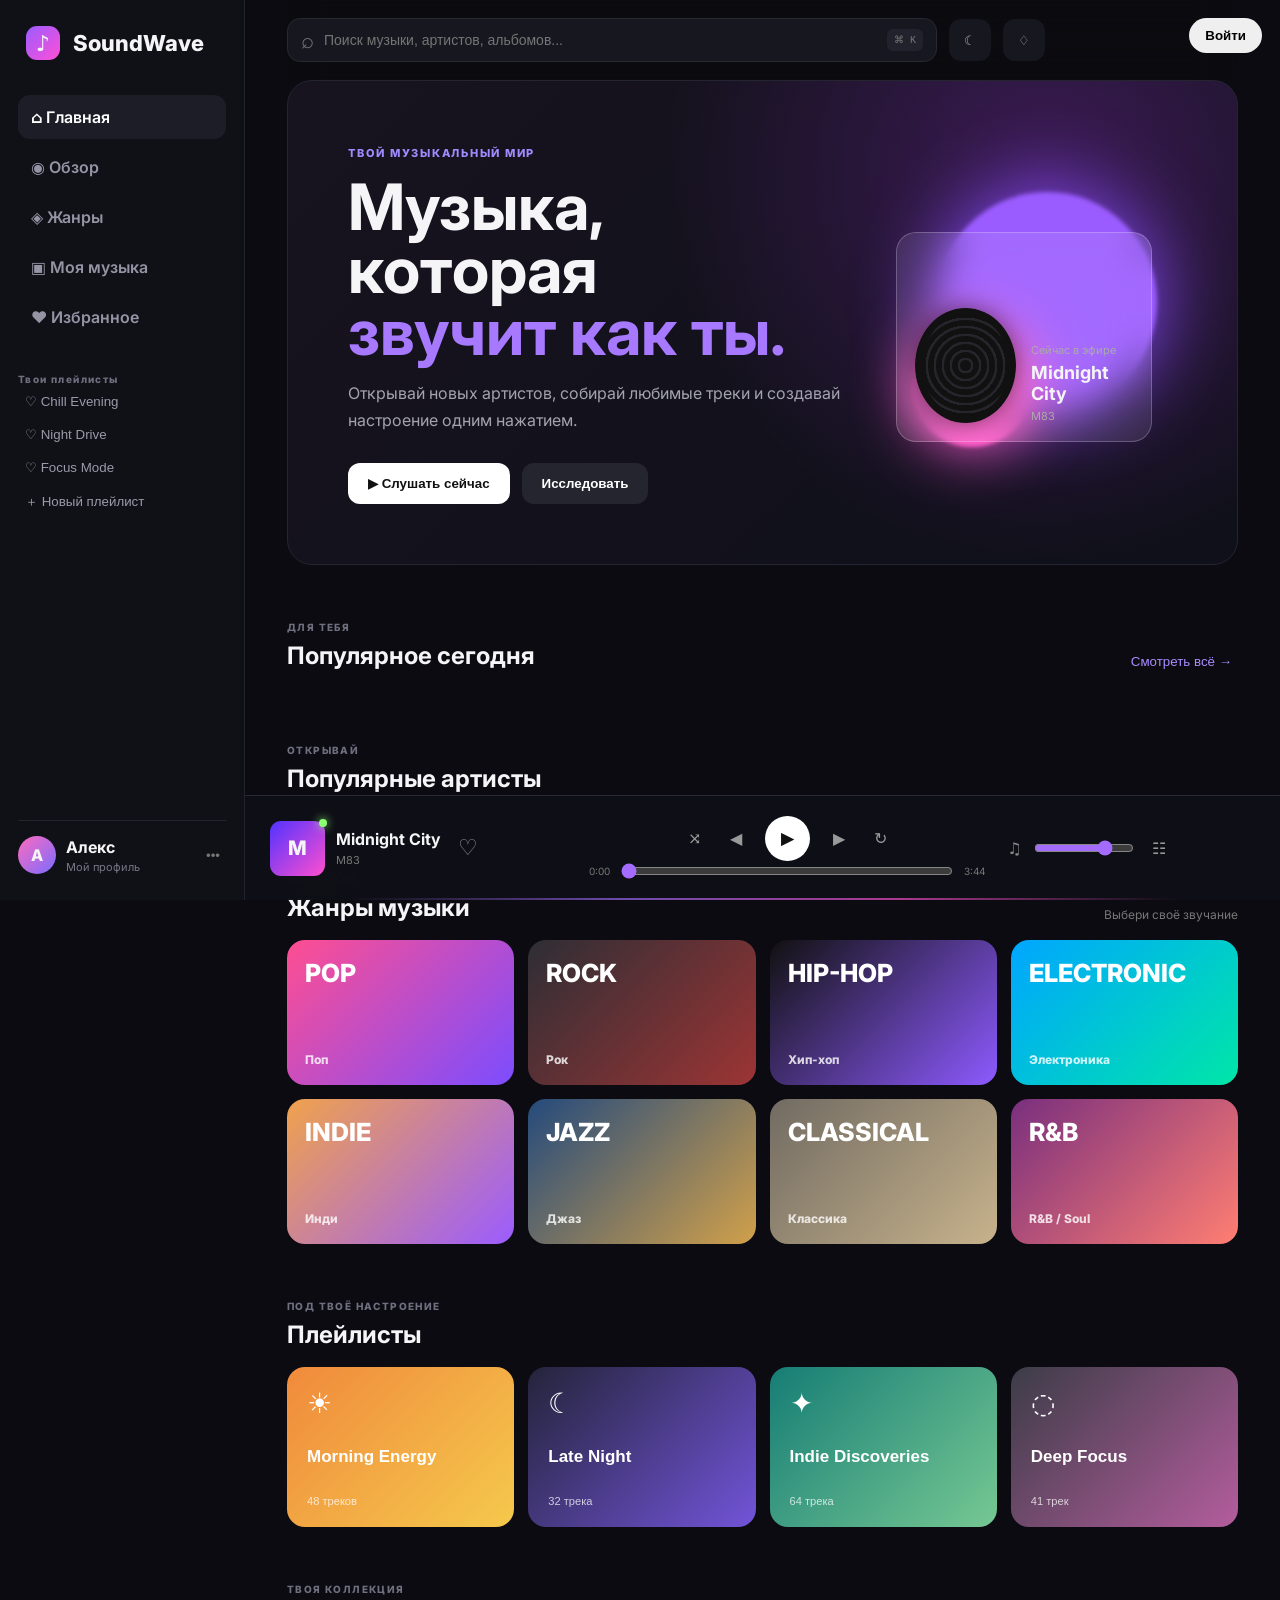
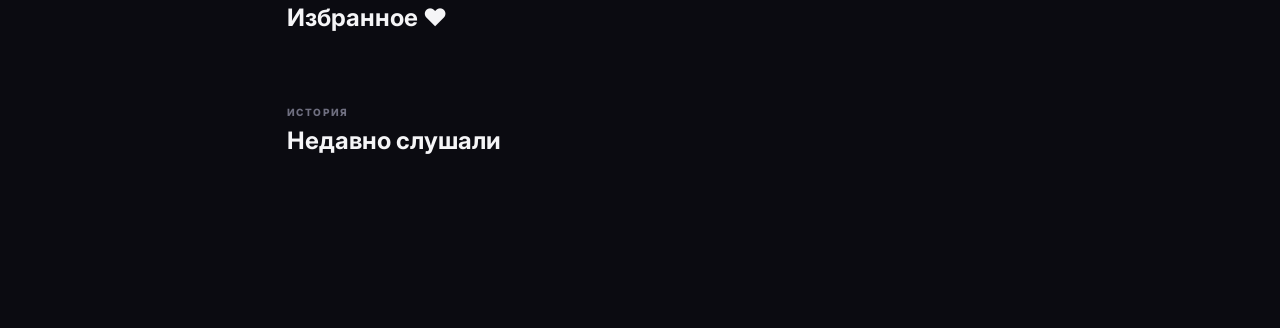
<file: index.html>
<!DOCTYPE html>
<html lang="ru">
<head>
<meta charset="UTF-8">
<meta name="viewport" content="width=device-width, initial-scale=1.0">
<meta name="description" content="SoundWave — музыкальный сервис с поиском, жанрами, избранным и плейлистами.">
<title>SoundWave — музыка для твоего настроения</title>
<link rel="preconnect" href="https://fonts.googleapis.com">
<link rel="preconnect" href="https://fonts.gstatic.com" crossorigin>
<link href="https://fonts.googleapis.com/css2?family=Inter:wght@400;500;600;700;800&display=swap" rel="stylesheet">
<link rel="stylesheet" href="style.css">
</head>
<body><button id="authBtn" class="auth-btn" onclick="window.soundwaveAuth?.openModal()">Войти</button>
<div class="app">
  <aside class="sidebar" id="sidebar">
    <div class="logo"><span class="logo-mark">♪</span> SoundWave</div>
    <nav class="nav">
      <a class="nav-link active" href="#home">⌂ <span>Главная</span></a>
      <a class="nav-link" href="#browse">◉ <span>Обзор</span></a>
      <a class="nav-link" href="#genres">◈ <span>Жанры</span></a>
      <a class="nav-link" href="#library">▣ <span>Моя музыка</span></a>
      <a class="nav-link" href="#favorites">♥ <span>Избранное</span></a>
    </nav>
    <div class="side-section">
      <div class="side-title">Твои плейлисты</div>
      <div id="playlistList">
        <button class="playlist-link" data-playlist="Chill Evening">♡ Chill Evening</button>
        <button class="playlist-link" data-playlist="Night Drive">♡ Night Drive</button>
        <button class="playlist-link" data-playlist="Focus Mode">♡ Focus Mode</button>
      </div>
      <button class="add-playlist" id="addPlaylist">＋ Новый плейлист</button>
    </div>
    <div class="sidebar-bottom">
      <div class="profile">
        <div class="avatar">А</div>
        <div><strong>Алекс</strong><small>Мой профиль</small></div>
        <button class="dots" id="profileBtn">•••</button>
      </div>
    </div>
  </aside>

  <main class="main">
    <header class="topbar">
      <button class="mobile-menu" id="mobileMenu">☰</button>
      <div class="search">
        <span>⌕</span>
        <input id="searchInput" type="search" placeholder="Поиск музыки, артистов, альбомов...">
        <kbd>⌘ K</kbd>
      </div>
      <button class="theme-btn" id="themeBtn" title="Сменить тему">☾</button>
      <button class="icon-btn" id="notifications" aria-label="Уведомления">♢</button>
    </header>

    <section id="home" class="hero">
      <div class="hero-copy">
        <span class="eyebrow">ТВОЙ МУЗЫКАЛЬНЫЙ МИР</span>
        <h1>Музыка, которая<br><span>звучит как ты.</span></h1>
        <p>Открывай новых артистов, собирай любимые треки и создавай настроение одним нажатием.</p>
        <div class="hero-actions">
          <button class="primary-btn" id="heroPlay">▶ Слушать сейчас</button>
          <button class="secondary-btn" id="exploreBtn">Исследовать</button>
        </div>
      </div>
      <div class="hero-art">
        <div class="orb orb-one"></div><div class="orb orb-two"></div>
        <div class="hero-card">
          <div class="vinyl"></div>
          <div class="hero-card-text"><small>Сейчас в эфире</small><strong id="heroTrack">Midnight City</strong><span id="heroArtist">M83</span></div>
        </div>
      </div>
    </section>

    <section id="browse" class="content-section">
      <div class="section-heading">
        <div><span class="section-kicker">ДЛЯ ТЕБЯ</span><h2>Популярное сегодня</h2></div>
        <button class="text-btn" id="showAll">Смотреть всё →</button>
      </div>
      <div class="track-grid" id="trackGrid"></div>
    </section>

    <section class="content-section">
      <div class="section-heading"><div><span class="section-kicker">ОТКРЫВАЙ</span><h2>Популярные артисты</h2></div></div>
      <div class="artist-row" id="artistRow"></div>
    </section>

    <section id="genres" class="content-section">
      <div class="section-heading"><div><span class="section-kicker">ИССЛЕДУЙ</span><h2>Жанры музыки</h2></div><span class="genre-hint">Выбери своё звучание</span></div>
      <div class="genre-grid">
        <a class="genre-card genre-pop" href="genres/pop/"><span>POP</span><small>Поп</small></a>
        <a class="genre-card genre-rock" href="genres/rock/"><span>ROCK</span><small>Рок</small></a>
        <a class="genre-card genre-hiphop" href="genres/hip-hop/"><span>HIP-HOP</span><small>Хип-хоп</small></a>
        <a class="genre-card genre-electronic" href="genres/electronic/"><span>ELECTRONIC</span><small>Электроника</small></a>
        <a class="genre-card genre-indie" href="genres/indie/"><span>INDIE</span><small>Инди</small></a>
        <a class="genre-card genre-jazz" href="genres/jazz/"><span>JAZZ</span><small>Джаз</small></a>
        <a class="genre-card genre-classical" href="genres/classical/"><span>CLASSICAL</span><small>Классика</small></a>
        <a class="genre-card genre-rnb" href="genres/rnb/"><span>R&amp;B</span><small>R&amp;B / Soul</small></a>
      </div>
    </section>

    <section id="library" class="content-section">
      <div class="section-heading"><div><span class="section-kicker">ПОД ТВОЁ НАСТРОЕНИЕ</span><h2>Плейлисты</h2></div></div>
      <div class="playlist-grid">
        <button class="playlist-card gradient-a" data-playlist="Morning Energy"><span>☀</span><strong>Morning Energy</strong><small>48 треков</small></button>
        <button class="playlist-card gradient-b" data-playlist="Late Night"><span>☾</span><strong>Late Night</strong><small>32 трека</small></button>
        <button class="playlist-card gradient-c" data-playlist="Indie Discoveries"><span>✦</span><strong>Indie Discoveries</strong><small>64 трека</small></button>
        <button class="playlist-card gradient-d" data-playlist="Deep Focus"><span>◌</span><strong>Deep Focus</strong><small>41 трек</small></button>
      </div>
    </section>

    <section id="favorites" class="content-section">
      <div class="section-heading"><div><span class="section-kicker">ТВОЯ КОЛЛЕКЦИЯ</span><h2>Избранное ❤️</h2></div></div>
      <div class="track-grid" id="favoriteGrid"></div>
    </section>

    <section class="content-section">
      <div class="section-heading"><div><span class="section-kicker">ИСТОРИЯ</span><h2>Недавно слушали</h2></div></div>
      <div class="history-list" id="historyList"></div>
    </section>
  </main>

  <footer class="player">
    <div class="player-glow"></div>
    <div class="now-playing">
      <div class="mini-cover-wrap"><div class="mini-cover cover-a" id="miniCover">M</div><span class="playing-dot"></span></div>
      <div class="player-track-text"><strong id="playerTitle">Midnight City</strong><span id="playerArtist">M83</span></div>
      <button class="heart" id="heartBtn" title="В избранное">♡</button>
    </div>
    <div class="player-center">
      <div class="controls">
        <button id="shuffleBtn" title="Перемешать">⤨</button>
        <button id="prevBtn" title="Назад">◀</button>
        <button class="play-btn" id="playBtn" title="Воспроизвести">▶</button>
        <button id="nextBtn" title="Вперёд">▶</button>
        <button id="repeatBtn" title="Повтор">↻</button>
      </div>
      <div class="progress-wrap"><span id="currentTime">0:00</span><input id="progress" type="range" min="0" max="100" value="0"><span id="duration">3:44</span></div>
    </div>
    <div class="player-right">
      <span>♫</span><input id="volume" type="range" min="0" max="100" value="75">
      <button class="queue-btn" id="queueBtn" title="Очередь">☷</button>
    </div>
  </footer>

  <nav class="mobile-nav">
    <a href="#home">⌂<small>Главная</small></a>
    <a href="#browse">⌕<small>Поиск</small></a>
    <a href="#genres">◈<small>Жанры</small></a>
    <a href="#favorites">♥<small>Библиотека</small></a>
  </nav>
</div>

<div class="queue-panel" id="queuePanel">
  <div class="panel-head"><h3>Очередь</h3><button id="closeQueue">×</button></div>
  <div id="queueList"></div>
</div>
<div class="toast" id="toast"></div>
<script src="script.js"></script>
<audio id="audioPlayer" preload="metadata"></audio>
<script type="module">
import { initializeApp } from "https://www.gstatic.com/firebasejs/12.3.0/firebase-app.js";
import {
  getAuth, GoogleAuthProvider, signInWithPopup, onAuthStateChanged, signOut,
  createUserWithEmailAndPassword, signInWithEmailAndPassword,
  sendPasswordResetEmail, updateProfile
} from "https://www.gstatic.com/firebasejs/12.3.0/firebase-auth.js";

const firebaseConfig = {
  apiKey: "AIzaSyAjQ_Z6o2Hk9O4SJHWAArhuB7F4_Z3t5jc",
  authDomain: "soundwave-62949.firebaseapp.com",
  projectId: "soundwave-62949",
  storageBucket: "soundwave-62949.firebasestorage.app",
  messagingSenderId: "729653602408",
  appId: "1:729653602408:web:67d8fc160b957b6fb433dd"
};
const app = initializeApp(firebaseConfig);
const auth = getAuth(app);
const provider = new GoogleAuthProvider();

const modal = () => document.getElementById('authModal');
const errorText = () => document.getElementById('authError');
const modeTitle = () => document.getElementById('authModeTitle');
const nameWrap = () => document.getElementById('authNameWrap');
const submitBtn = () => document.getElementById('authSubmit');

function setError(message='') { if(errorText()) errorText().textContent = message; }
function setMode(mode) {
  const register = mode === 'register';
  document.getElementById('authMode').value = mode;
  modeTitle().textContent = register ? 'Регистрация в SoundWave' : 'Вход в SoundWave';
  nameWrap().classList.toggle('hidden-field', !register);
  submitBtn().textContent = register ? 'Создать аккаунт' : 'Войти';
  document.getElementById('authSwitch').innerHTML = register
    ? 'Уже есть аккаунт? <button type="button" onclick="window.soundwaveAuth.setMode('login')">Войти</button>'
    : 'Нет аккаунта? <button type="button" onclick="window.soundwaveAuth.setMode('register')">Зарегистрироваться</button>';
  setError('');
}

async function submitEmail() {
  const mode = document.getElementById('authMode').value;
  const name = document.getElementById('authName').value.trim();
  const email = document.getElementById('authEmail').value.trim();
  const password = document.getElementById('authPassword').value;
  if (!email || !password || (mode === 'register' && !name)) {
    setError('Заполни все обязательные поля.'); return;
  }
  setError('');
  submitBtn().disabled = true;
  try {
    if (mode === 'register') {
      const cred = await createUserWithEmailAndPassword(auth, email, password);
      if (name) await updateProfile(cred.user, { displayName: name });
    } else {
      await signInWithEmailAndPassword(auth, email, password);
    }
    modal().classList.add('hidden');
  } catch (e) {
    const messages = {
      'auth/email-already-in-use': 'Этот email уже зарегистрирован.',
      'auth/invalid-email': 'Проверь email.',
      'auth/weak-password': 'Пароль слишком слабый. Используй минимум 6 символов.',
      'auth/invalid-credential': 'Неверный email или пароль.',
      'auth/user-not-found': 'Пользователь не найден.',
      'auth/wrong-password': 'Неверный пароль.'
    };
    setError(messages[e.code] || 'Ошибка: ' + e.message);
  } finally { submitBtn().disabled = false; }
}

window.soundwaveAuth = {
  openModal: () => { modal().classList.remove('hidden'); setMode(auth.currentUser ? 'login' : 'login'); },
  closeModal: () => modal().classList.add('hidden'),
  setMode,
  submitEmail,
  google: async () => {
    try { await signInWithPopup(auth, provider); modal().classList.add('hidden'); }
    catch(e) { setError('Ошибка входа Google: ' + e.message); }
  },
  resetPassword: async () => {
    const email = document.getElementById('authEmail').value.trim();
    if (!email) { setError('Сначала введи email.'); return; }
    try {
      await sendPasswordResetEmail(auth, email);
      setError('Письмо для восстановления отправлено на email.');
    } catch(e) { setError('Не удалось отправить письмо: ' + e.message); }
  },
  logout: () => signOut(auth)
};

onAuthStateChanged(auth, user => {
  const b=document.getElementById('authBtn');
  if(!b) return;
  if (user) {
    b.textContent = '👤 ' + (user.displayName || user.email?.split('@')[0] || 'Аккаунт');
    b.onclick = () => window.soundwaveAuth.logout();
    b.title = 'Нажми, чтобы выйти';
  } else {
    b.textContent = 'Войти';
    b.onclick = () => window.soundwaveAuth.openModal();
    b.title = 'Войти или зарегистрироваться';
  }
  window.soundwaveUser=user;
});
</script><div id="authModal" class="auth-modal hidden">
<div class="auth-card">
<button class="auth-close" onclick="window.soundwaveAuth.closeModal()">×</button>
<h2 id="authModeTitle">Вход в SoundWave</h2>
<p class="auth-subtitle">Войди или создай новый аккаунт.</p>
<input type="hidden" id="authMode" value="login">
<div id="authNameWrap" class="hidden-field"><input id="authName" type="text" placeholder="Имя" autocomplete="name"></div>
<input id="authEmail" type="email" placeholder="Email" autocomplete="email">
<input id="authPassword" type="password" placeholder="Пароль (минимум 6 символов)" autocomplete="current-password">
<button id="authSubmit" onclick="window.soundwaveAuth.submitEmail()">Войти</button>
<button class="google-btn" onclick="window.soundwaveAuth.google()">Продолжить с Google</button>
<button class="link-btn" onclick="window.soundwaveAuth.resetPassword()">Забыли пароль?</button>
<div id="authError" class="auth-error"></div>
<div id="authSwitch" class="auth-switch">Нет аккаунта? <button type="button" onclick="window.soundwaveAuth.setMode('register')">Зарегистрироваться</button></div>
<div class="auth-divider"><span>или</span></div>
<button class="telegram-btn" onclick="alert('Telegram подключим следующим шагом после настройки Telegram-бота.')">Продолжить с Telegram</button>
</div></div></body>
</html>
</file>
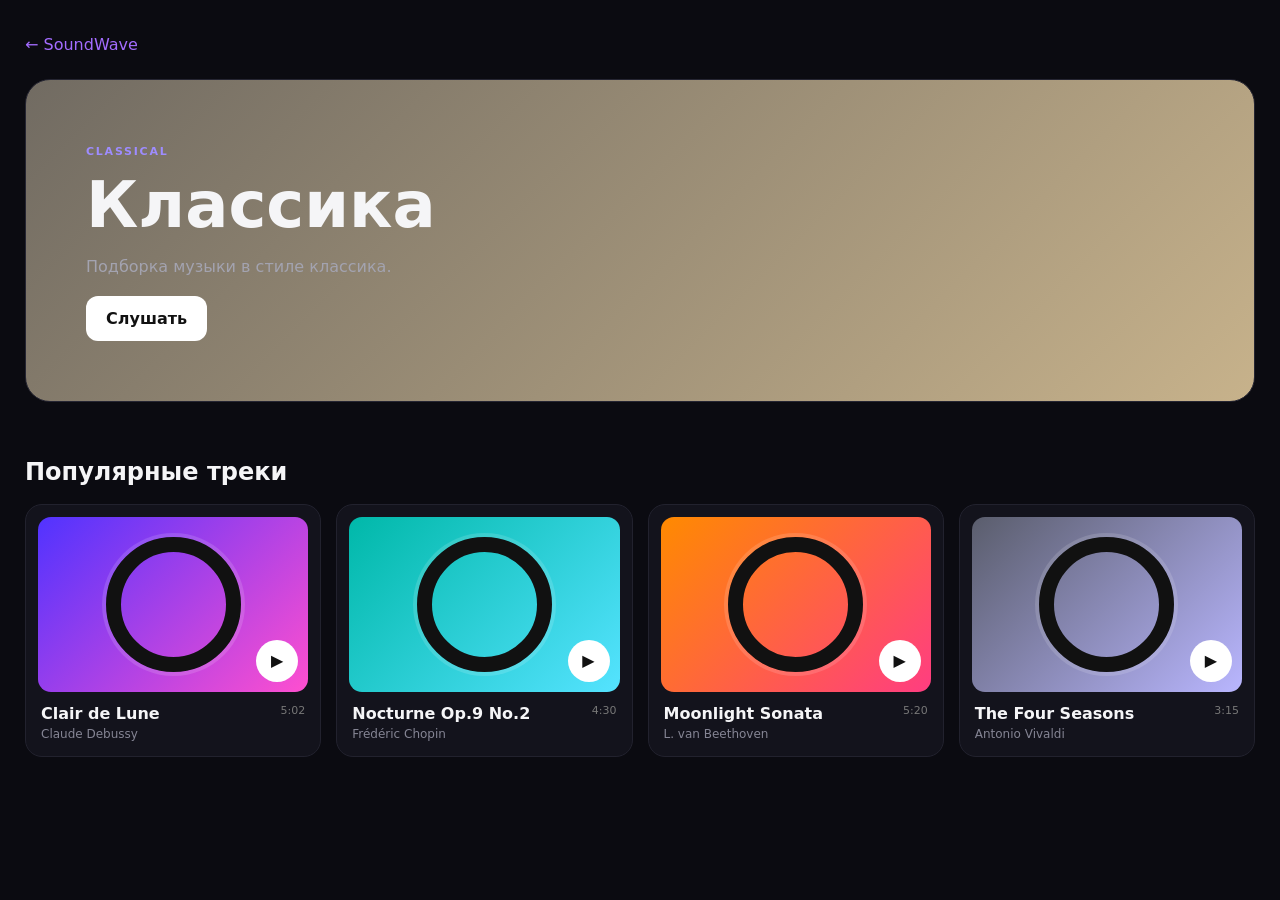
<file: classical/index.html>
<!DOCTYPE html><html lang="ru"><head><meta charset="UTF-8"><meta name="viewport" content="width=device-width,initial-scale=1.0"><title>SoundWave — Классика</title><link rel="stylesheet" href="../../style.css"></head><body><main class="main" style="margin-left:0;padding:35px 25px 100px"><a href="../../" style="color:#a36cff;text-decoration:none">← SoundWave</a><section class="hero" style="margin-top:25px;min-height:260px;background:linear-gradient(135deg,#716b62,#c7b28b)"><div class="hero-copy"><span class="eyebrow">CLASSICAL</span><h1>Классика</h1><p>Подборка музыки в стиле классика.</p><a class="primary-btn" href="../../" style="display:inline-block;text-decoration:none">Слушать</a></div></section><section class="content-section"><div class="section-heading"><h2>Популярные треки</h2></div><div class="track-grid"><article class="track-card"><div class="cover cover-a"><a class="card-play" href="../../" style="text-decoration:none;display:grid;place-items:center">▶</a></div><div class="track-info"><div class="track-copy"><strong>Clair de Lune</strong><span>Claude Debussy</span></div><span style="color:#777;font-size:11px">5:02</span></div></article><article class="track-card"><div class="cover cover-b"><a class="card-play" href="../../" style="text-decoration:none;display:grid;place-items:center">▶</a></div><div class="track-info"><div class="track-copy"><strong>Nocturne Op.9 No.2</strong><span>Frédéric Chopin</span></div><span style="color:#777;font-size:11px">4:30</span></div></article><article class="track-card"><div class="cover cover-c"><a class="card-play" href="../../" style="text-decoration:none;display:grid;place-items:center">▶</a></div><div class="track-info"><div class="track-copy"><strong>Moonlight Sonata</strong><span>L. van Beethoven</span></div><span style="color:#777;font-size:11px">5:20</span></div></article><article class="track-card"><div class="cover cover-d"><a class="card-play" href="../../" style="text-decoration:none;display:grid;place-items:center">▶</a></div><div class="track-info"><div class="track-copy"><strong>The Four Seasons</strong><span>Antonio Vivaldi</span></div><span style="color:#777;font-size:11px">3:15</span></div></article></div></section></main></body></html>
</file>
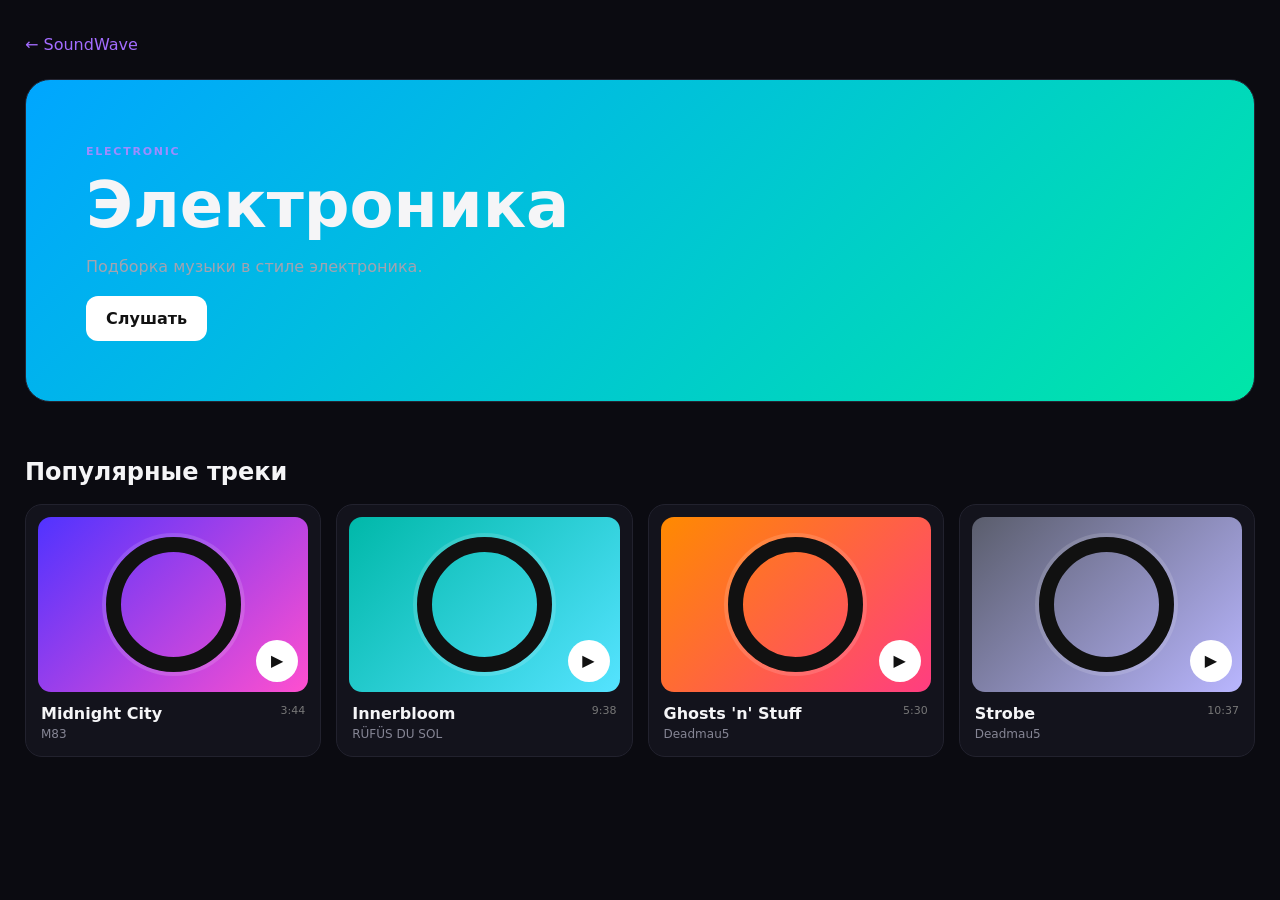
<file: electronic/index.html>
<!DOCTYPE html><html lang="ru"><head><meta charset="UTF-8"><meta name="viewport" content="width=device-width,initial-scale=1.0"><title>SoundWave — Электроника</title><link rel="stylesheet" href="../../style.css"></head><body><main class="main" style="margin-left:0;padding:35px 25px 100px"><a href="../../" style="color:#a36cff;text-decoration:none">← SoundWave</a><section class="hero" style="margin-top:25px;min-height:260px;background:linear-gradient(135deg,#00a6ff,#00e6a8)"><div class="hero-copy"><span class="eyebrow">ELECTRONIC</span><h1>Электроника</h1><p>Подборка музыки в стиле электроника.</p><a class="primary-btn" href="../../" style="display:inline-block;text-decoration:none">Слушать</a></div></section><section class="content-section"><div class="section-heading"><h2>Популярные треки</h2></div><div class="track-grid"><article class="track-card"><div class="cover cover-a"><a class="card-play" href="../../" style="text-decoration:none;display:grid;place-items:center">▶</a></div><div class="track-info"><div class="track-copy"><strong>Midnight City</strong><span>M83</span></div><span style="color:#777;font-size:11px">3:44</span></div></article><article class="track-card"><div class="cover cover-b"><a class="card-play" href="../../" style="text-decoration:none;display:grid;place-items:center">▶</a></div><div class="track-info"><div class="track-copy"><strong>Innerbloom</strong><span>RÜFÜS DU SOL</span></div><span style="color:#777;font-size:11px">9:38</span></div></article><article class="track-card"><div class="cover cover-c"><a class="card-play" href="../../" style="text-decoration:none;display:grid;place-items:center">▶</a></div><div class="track-info"><div class="track-copy"><strong>Ghosts 'n' Stuff</strong><span>Deadmau5</span></div><span style="color:#777;font-size:11px">5:30</span></div></article><article class="track-card"><div class="cover cover-d"><a class="card-play" href="../../" style="text-decoration:none;display:grid;place-items:center">▶</a></div><div class="track-info"><div class="track-copy"><strong>Strobe</strong><span>Deadmau5</span></div><span style="color:#777;font-size:11px">10:37</span></div></article></div></section></main></body></html>
</file>
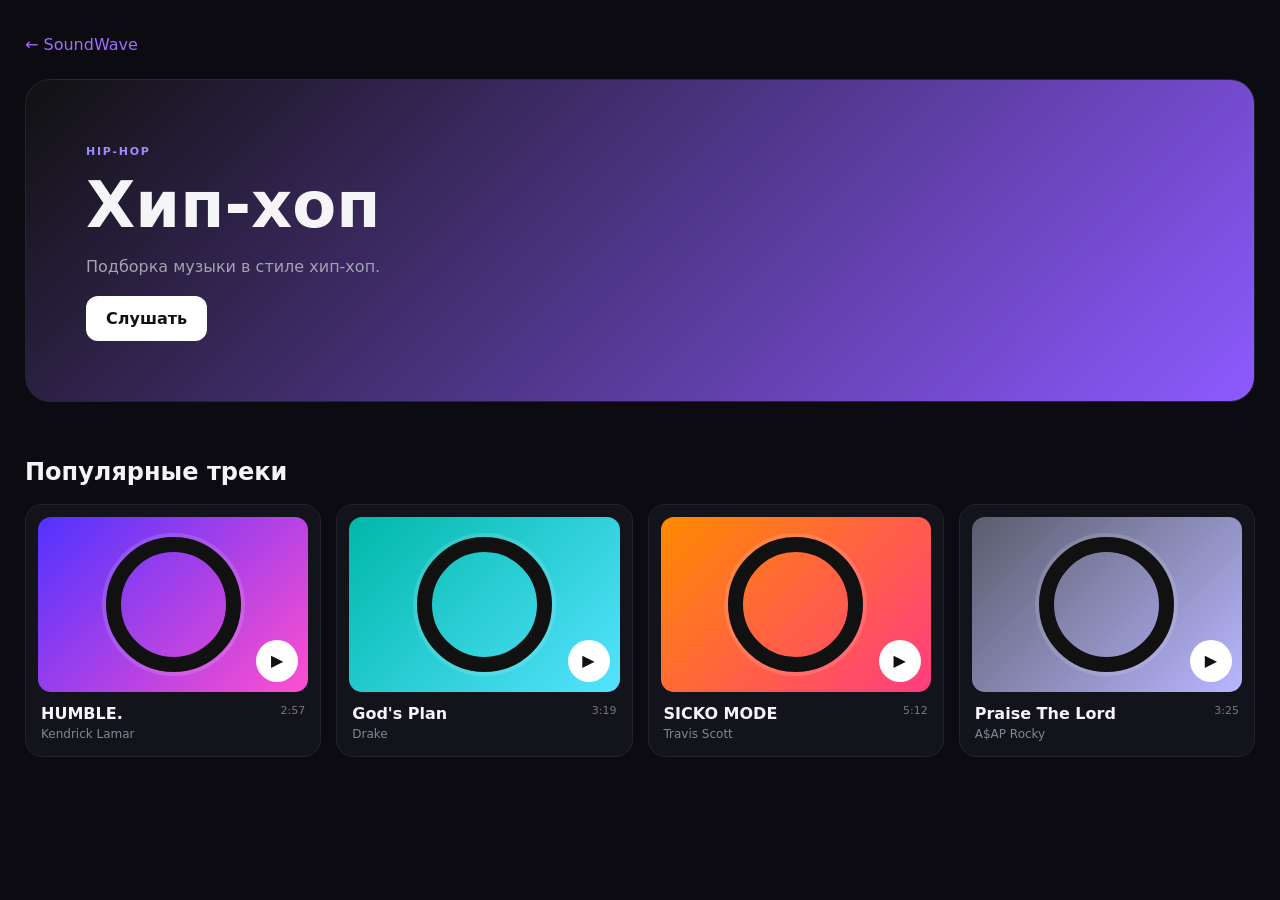
<file: hip-hop/index.html>
<!DOCTYPE html><html lang="ru"><head><meta charset="UTF-8"><meta name="viewport" content="width=device-width,initial-scale=1.0"><title>SoundWave — Хип-хоп</title><link rel="stylesheet" href="../../style.css"></head><body><main class="main" style="margin-left:0;padding:35px 25px 100px"><a href="../../" style="color:#a36cff;text-decoration:none">← SoundWave</a><section class="hero" style="margin-top:25px;min-height:260px;background:linear-gradient(135deg,#111,#8d5aff)"><div class="hero-copy"><span class="eyebrow">HIP-HOP</span><h1>Хип-хоп</h1><p>Подборка музыки в стиле хип-хоп.</p><a class="primary-btn" href="../../" style="display:inline-block;text-decoration:none">Слушать</a></div></section><section class="content-section"><div class="section-heading"><h2>Популярные треки</h2></div><div class="track-grid"><article class="track-card"><div class="cover cover-a"><a class="card-play" href="../../" style="text-decoration:none;display:grid;place-items:center">▶</a></div><div class="track-info"><div class="track-copy"><strong>HUMBLE.</strong><span>Kendrick Lamar</span></div><span style="color:#777;font-size:11px">2:57</span></div></article><article class="track-card"><div class="cover cover-b"><a class="card-play" href="../../" style="text-decoration:none;display:grid;place-items:center">▶</a></div><div class="track-info"><div class="track-copy"><strong>God's Plan</strong><span>Drake</span></div><span style="color:#777;font-size:11px">3:19</span></div></article><article class="track-card"><div class="cover cover-c"><a class="card-play" href="../../" style="text-decoration:none;display:grid;place-items:center">▶</a></div><div class="track-info"><div class="track-copy"><strong>SICKO MODE</strong><span>Travis Scott</span></div><span style="color:#777;font-size:11px">5:12</span></div></article><article class="track-card"><div class="cover cover-d"><a class="card-play" href="../../" style="text-decoration:none;display:grid;place-items:center">▶</a></div><div class="track-info"><div class="track-copy"><strong>Praise The Lord</strong><span>A$AP Rocky</span></div><span style="color:#777;font-size:11px">3:25</span></div></article></div></section></main></body></html>
</file>
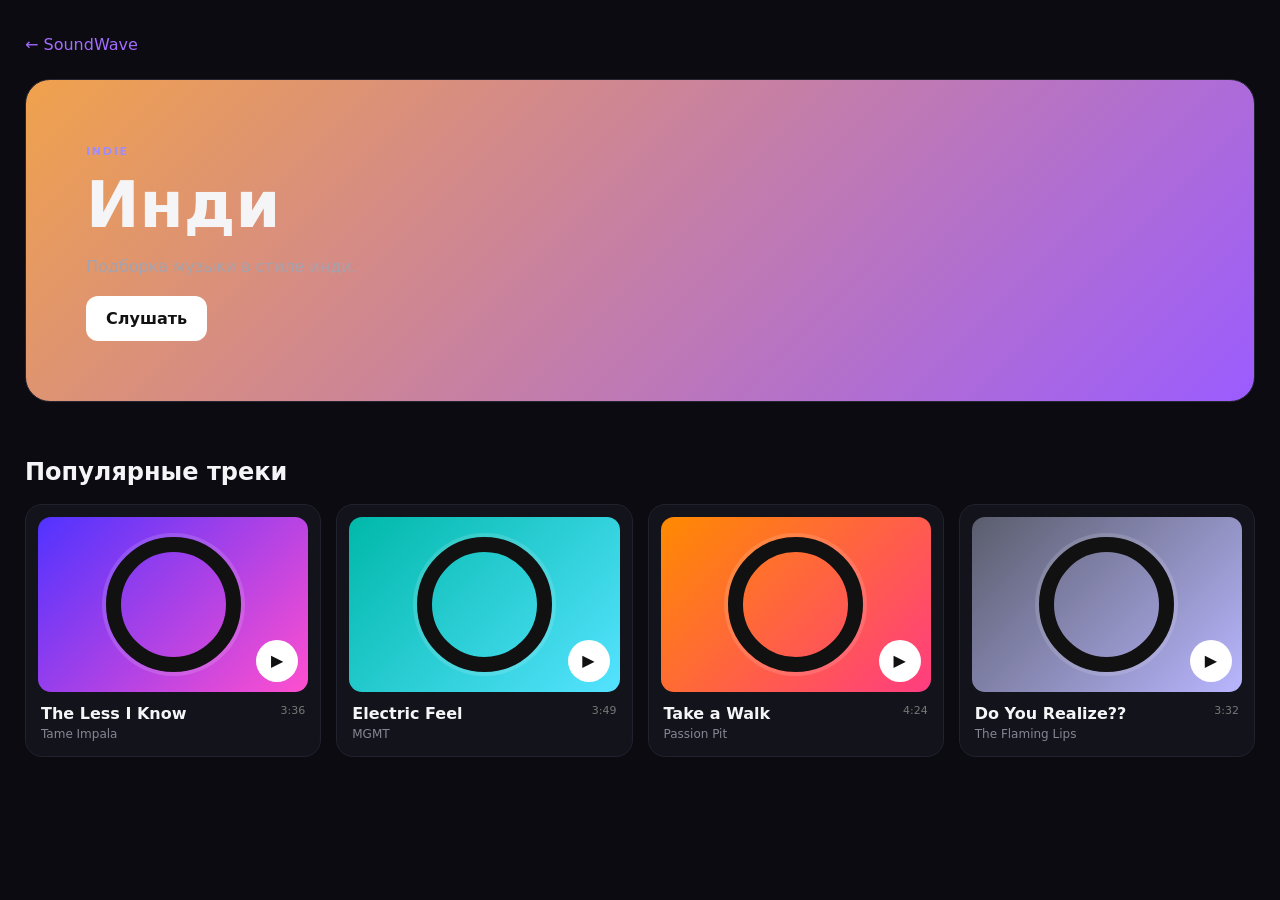
<file: indie/index.html>
<!DOCTYPE html><html lang="ru"><head><meta charset="UTF-8"><meta name="viewport" content="width=device-width,initial-scale=1.0"><title>SoundWave — Инди</title><link rel="stylesheet" href="../../style.css"></head><body><main class="main" style="margin-left:0;padding:35px 25px 100px"><a href="../../" style="color:#a36cff;text-decoration:none">← SoundWave</a><section class="hero" style="margin-top:25px;min-height:260px;background:linear-gradient(135deg,#f0a24c,#9b5cff)"><div class="hero-copy"><span class="eyebrow">INDIE</span><h1>Инди</h1><p>Подборка музыки в стиле инди.</p><a class="primary-btn" href="../../" style="display:inline-block;text-decoration:none">Слушать</a></div></section><section class="content-section"><div class="section-heading"><h2>Популярные треки</h2></div><div class="track-grid"><article class="track-card"><div class="cover cover-a"><a class="card-play" href="../../" style="text-decoration:none;display:grid;place-items:center">▶</a></div><div class="track-info"><div class="track-copy"><strong>The Less I Know</strong><span>Tame Impala</span></div><span style="color:#777;font-size:11px">3:36</span></div></article><article class="track-card"><div class="cover cover-b"><a class="card-play" href="../../" style="text-decoration:none;display:grid;place-items:center">▶</a></div><div class="track-info"><div class="track-copy"><strong>Electric Feel</strong><span>MGMT</span></div><span style="color:#777;font-size:11px">3:49</span></div></article><article class="track-card"><div class="cover cover-c"><a class="card-play" href="../../" style="text-decoration:none;display:grid;place-items:center">▶</a></div><div class="track-info"><div class="track-copy"><strong>Take a Walk</strong><span>Passion Pit</span></div><span style="color:#777;font-size:11px">4:24</span></div></article><article class="track-card"><div class="cover cover-d"><a class="card-play" href="../../" style="text-decoration:none;display:grid;place-items:center">▶</a></div><div class="track-info"><div class="track-copy"><strong>Do You Realize??</strong><span>The Flaming Lips</span></div><span style="color:#777;font-size:11px">3:32</span></div></article></div></section></main></body></html>
</file>
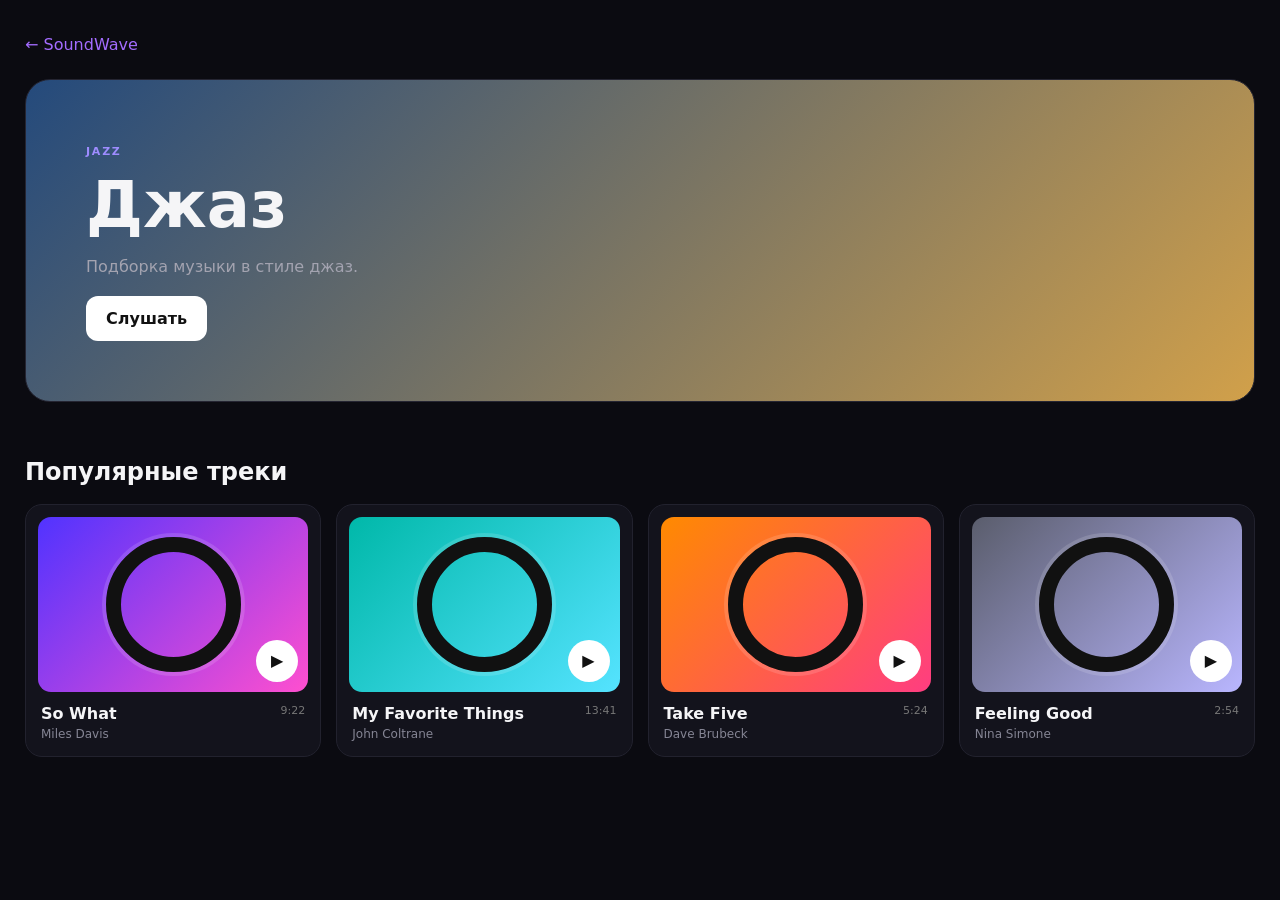
<file: jazz/index.html>
<!DOCTYPE html><html lang="ru"><head><meta charset="UTF-8"><meta name="viewport" content="width=device-width,initial-scale=1.0"><title>SoundWave — Джаз</title><link rel="stylesheet" href="../../style.css"></head><body><main class="main" style="margin-left:0;padding:35px 25px 100px"><a href="../../" style="color:#a36cff;text-decoration:none">← SoundWave</a><section class="hero" style="margin-top:25px;min-height:260px;background:linear-gradient(135deg,#244a7c,#d1a04a)"><div class="hero-copy"><span class="eyebrow">JAZZ</span><h1>Джаз</h1><p>Подборка музыки в стиле джаз.</p><a class="primary-btn" href="../../" style="display:inline-block;text-decoration:none">Слушать</a></div></section><section class="content-section"><div class="section-heading"><h2>Популярные треки</h2></div><div class="track-grid"><article class="track-card"><div class="cover cover-a"><a class="card-play" href="../../" style="text-decoration:none;display:grid;place-items:center">▶</a></div><div class="track-info"><div class="track-copy"><strong>So What</strong><span>Miles Davis</span></div><span style="color:#777;font-size:11px">9:22</span></div></article><article class="track-card"><div class="cover cover-b"><a class="card-play" href="../../" style="text-decoration:none;display:grid;place-items:center">▶</a></div><div class="track-info"><div class="track-copy"><strong>My Favorite Things</strong><span>John Coltrane</span></div><span style="color:#777;font-size:11px">13:41</span></div></article><article class="track-card"><div class="cover cover-c"><a class="card-play" href="../../" style="text-decoration:none;display:grid;place-items:center">▶</a></div><div class="track-info"><div class="track-copy"><strong>Take Five</strong><span>Dave Brubeck</span></div><span style="color:#777;font-size:11px">5:24</span></div></article><article class="track-card"><div class="cover cover-d"><a class="card-play" href="../../" style="text-decoration:none;display:grid;place-items:center">▶</a></div><div class="track-info"><div class="track-copy"><strong>Feeling Good</strong><span>Nina Simone</span></div><span style="color:#777;font-size:11px">2:54</span></div></article></div></section></main></body></html>
</file>
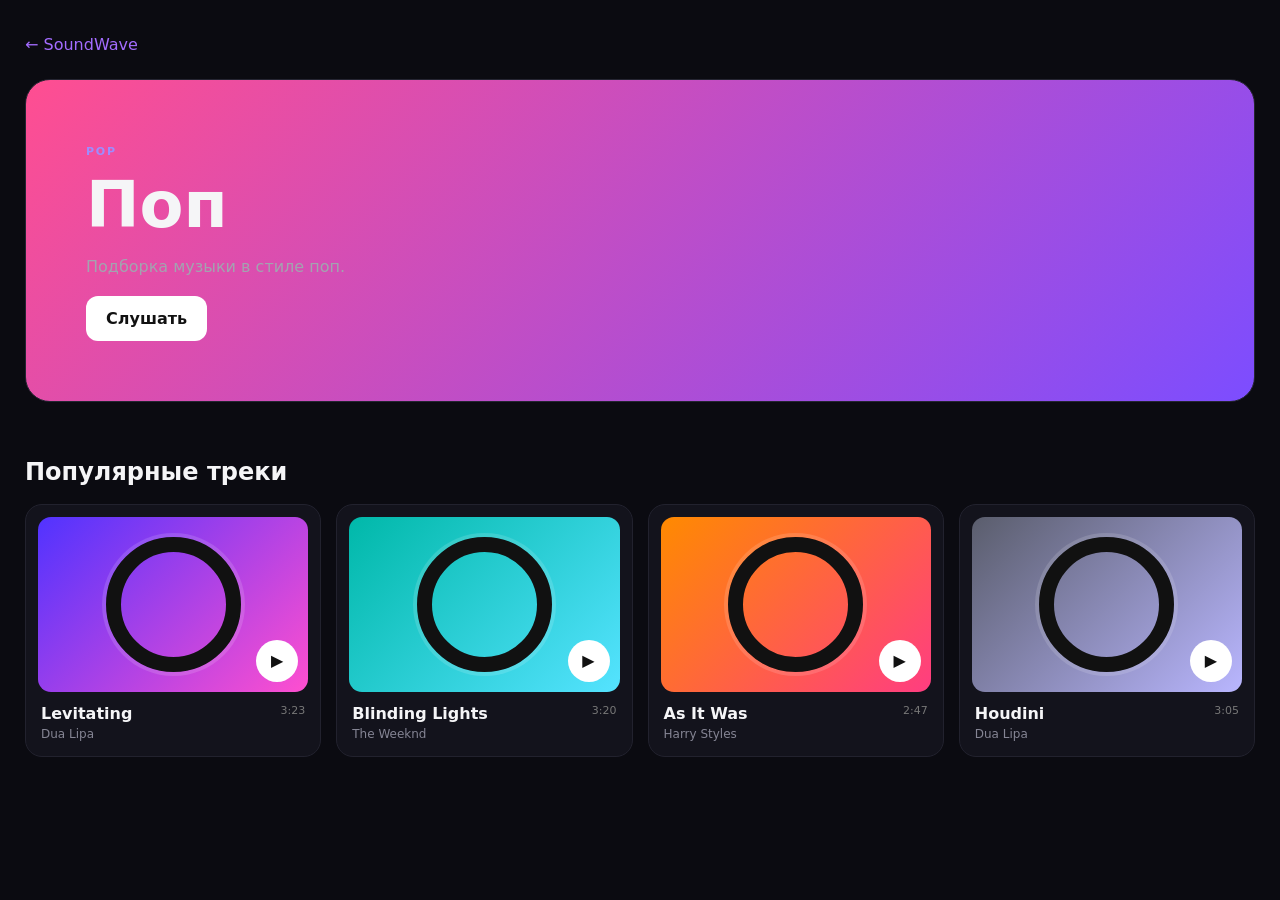
<file: pop/index.html>
<!DOCTYPE html><html lang="ru"><head><meta charset="UTF-8"><meta name="viewport" content="width=device-width,initial-scale=1.0"><title>SoundWave — Поп</title><link rel="stylesheet" href="../../style.css"></head><body><main class="main" style="margin-left:0;padding:35px 25px 100px"><a href="../../" style="color:#a36cff;text-decoration:none">← SoundWave</a><section class="hero" style="margin-top:25px;min-height:260px;background:linear-gradient(135deg,#ff4e91,#7c4dff)"><div class="hero-copy"><span class="eyebrow">POP</span><h1>Поп</h1><p>Подборка музыки в стиле поп.</p><a class="primary-btn" href="../../" style="display:inline-block;text-decoration:none">Слушать</a></div></section><section class="content-section"><div class="section-heading"><h2>Популярные треки</h2></div><div class="track-grid"><article class="track-card"><div class="cover cover-a"><a class="card-play" href="../../" style="text-decoration:none;display:grid;place-items:center">▶</a></div><div class="track-info"><div class="track-copy"><strong>Levitating</strong><span>Dua Lipa</span></div><span style="color:#777;font-size:11px">3:23</span></div></article><article class="track-card"><div class="cover cover-b"><a class="card-play" href="../../" style="text-decoration:none;display:grid;place-items:center">▶</a></div><div class="track-info"><div class="track-copy"><strong>Blinding Lights</strong><span>The Weeknd</span></div><span style="color:#777;font-size:11px">3:20</span></div></article><article class="track-card"><div class="cover cover-c"><a class="card-play" href="../../" style="text-decoration:none;display:grid;place-items:center">▶</a></div><div class="track-info"><div class="track-copy"><strong>As It Was</strong><span>Harry Styles</span></div><span style="color:#777;font-size:11px">2:47</span></div></article><article class="track-card"><div class="cover cover-d"><a class="card-play" href="../../" style="text-decoration:none;display:grid;place-items:center">▶</a></div><div class="track-info"><div class="track-copy"><strong>Houdini</strong><span>Dua Lipa</span></div><span style="color:#777;font-size:11px">3:05</span></div></article></div></section></main></body></html>
</file>
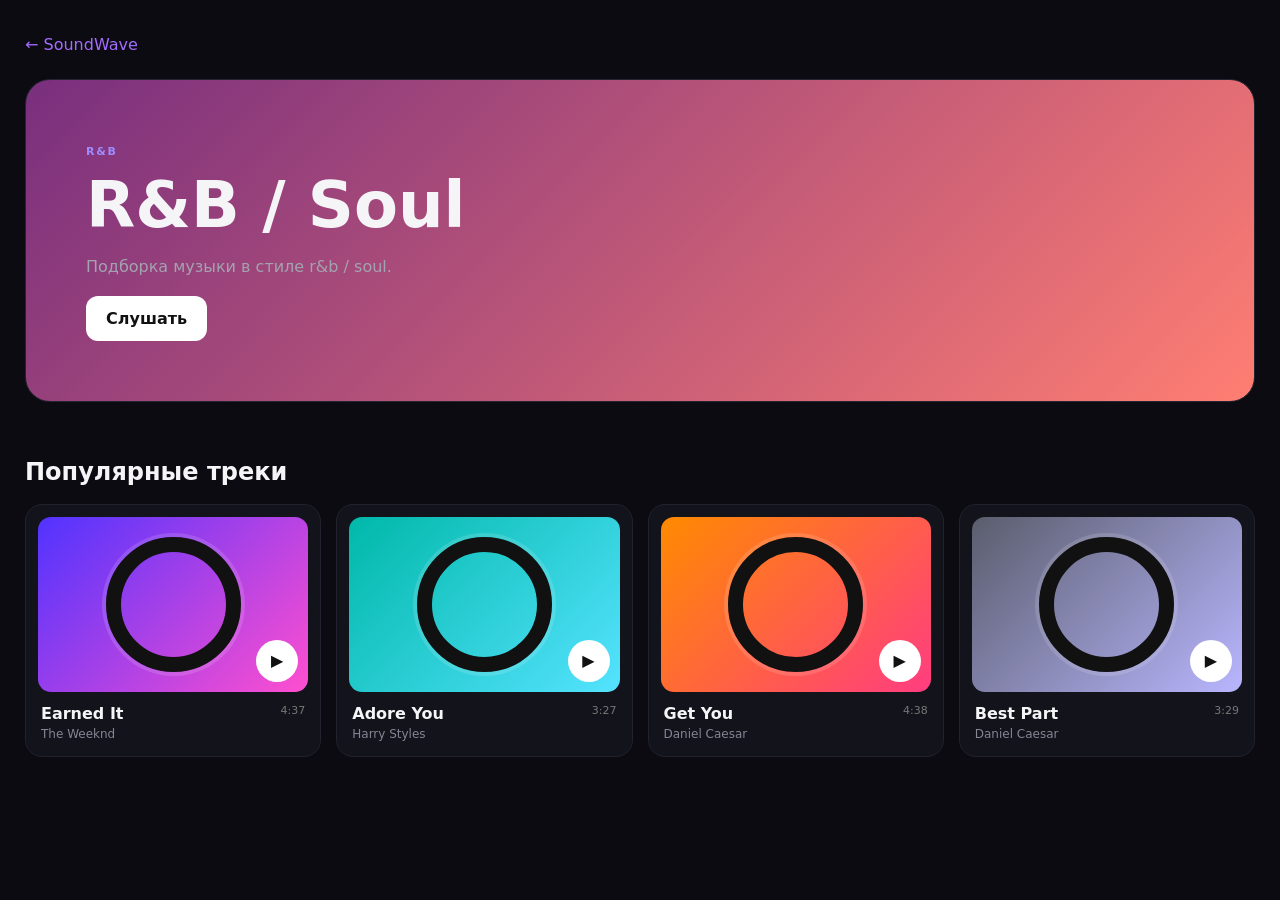
<file: rnb/index.html>
<!DOCTYPE html><html lang="ru"><head><meta charset="UTF-8"><meta name="viewport" content="width=device-width,initial-scale=1.0"><title>SoundWave — R&B / Soul</title><link rel="stylesheet" href="../../style.css"></head><body><main class="main" style="margin-left:0;padding:35px 25px 100px"><a href="../../" style="color:#a36cff;text-decoration:none">← SoundWave</a><section class="hero" style="margin-top:25px;min-height:260px;background:linear-gradient(135deg,#792f7e,#ff7e72)"><div class="hero-copy"><span class="eyebrow">R&B</span><h1>R&B / Soul</h1><p>Подборка музыки в стиле r&b / soul.</p><a class="primary-btn" href="../../" style="display:inline-block;text-decoration:none">Слушать</a></div></section><section class="content-section"><div class="section-heading"><h2>Популярные треки</h2></div><div class="track-grid"><article class="track-card"><div class="cover cover-a"><a class="card-play" href="../../" style="text-decoration:none;display:grid;place-items:center">▶</a></div><div class="track-info"><div class="track-copy"><strong>Earned It</strong><span>The Weeknd</span></div><span style="color:#777;font-size:11px">4:37</span></div></article><article class="track-card"><div class="cover cover-b"><a class="card-play" href="../../" style="text-decoration:none;display:grid;place-items:center">▶</a></div><div class="track-info"><div class="track-copy"><strong>Adore You</strong><span>Harry Styles</span></div><span style="color:#777;font-size:11px">3:27</span></div></article><article class="track-card"><div class="cover cover-c"><a class="card-play" href="../../" style="text-decoration:none;display:grid;place-items:center">▶</a></div><div class="track-info"><div class="track-copy"><strong>Get You</strong><span>Daniel Caesar</span></div><span style="color:#777;font-size:11px">4:38</span></div></article><article class="track-card"><div class="cover cover-d"><a class="card-play" href="../../" style="text-decoration:none;display:grid;place-items:center">▶</a></div><div class="track-info"><div class="track-copy"><strong>Best Part</strong><span>Daniel Caesar</span></div><span style="color:#777;font-size:11px">3:29</span></div></article></div></section></main></body></html>
</file>
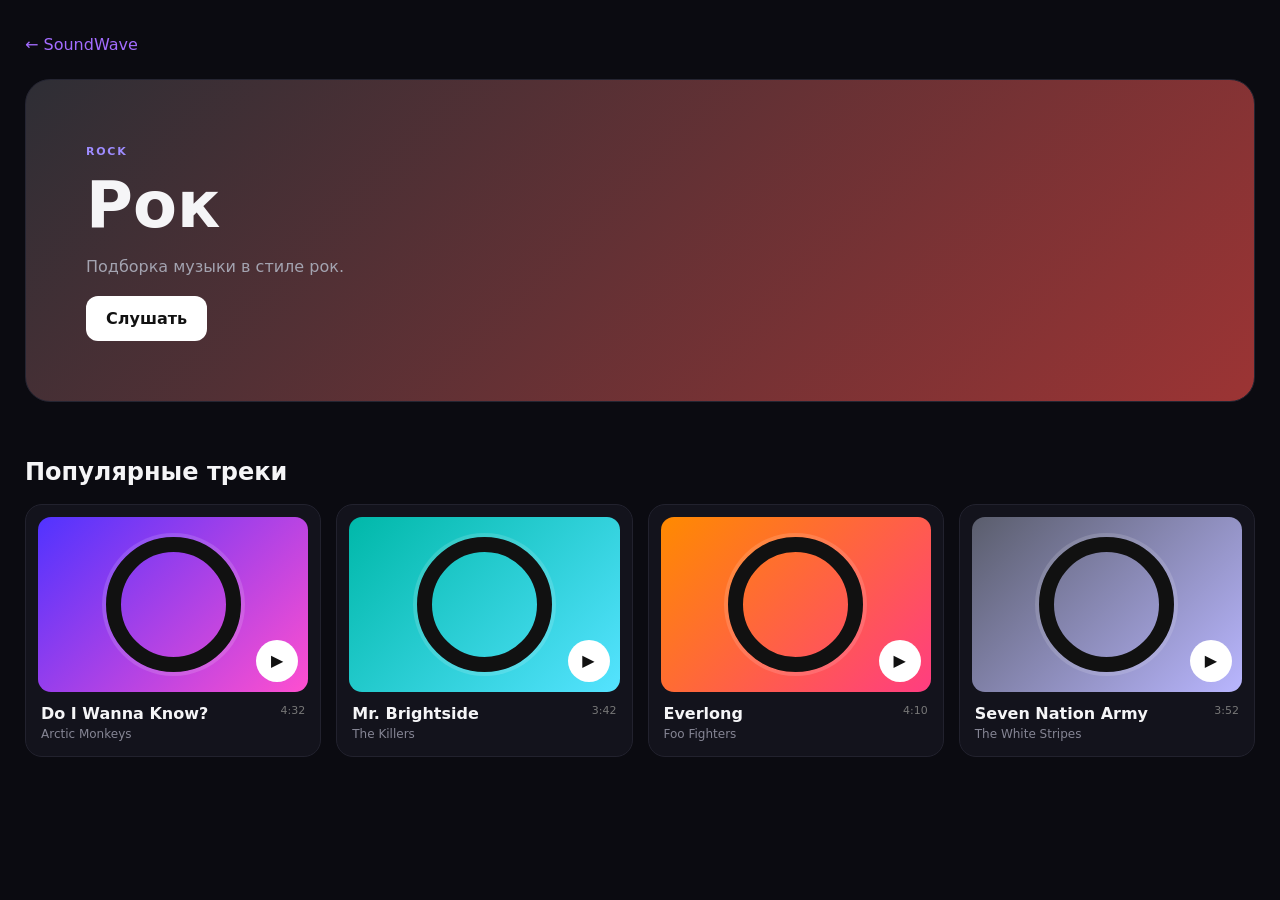
<file: rock/index.html>
<!DOCTYPE html><html lang="ru"><head><meta charset="UTF-8"><meta name="viewport" content="width=device-width,initial-scale=1.0"><title>SoundWave — Рок</title><link rel="stylesheet" href="../../style.css"></head><body><main class="main" style="margin-left:0;padding:35px 25px 100px"><a href="../../" style="color:#a36cff;text-decoration:none">← SoundWave</a><section class="hero" style="margin-top:25px;min-height:260px;background:linear-gradient(135deg,#2e2e35,#9c3434)"><div class="hero-copy"><span class="eyebrow">ROCK</span><h1>Рок</h1><p>Подборка музыки в стиле рок.</p><a class="primary-btn" href="../../" style="display:inline-block;text-decoration:none">Слушать</a></div></section><section class="content-section"><div class="section-heading"><h2>Популярные треки</h2></div><div class="track-grid"><article class="track-card"><div class="cover cover-a"><a class="card-play" href="../../" style="text-decoration:none;display:grid;place-items:center">▶</a></div><div class="track-info"><div class="track-copy"><strong>Do I Wanna Know?</strong><span>Arctic Monkeys</span></div><span style="color:#777;font-size:11px">4:32</span></div></article><article class="track-card"><div class="cover cover-b"><a class="card-play" href="../../" style="text-decoration:none;display:grid;place-items:center">▶</a></div><div class="track-info"><div class="track-copy"><strong>Mr. Brightside</strong><span>The Killers</span></div><span style="color:#777;font-size:11px">3:42</span></div></article><article class="track-card"><div class="cover cover-c"><a class="card-play" href="../../" style="text-decoration:none;display:grid;place-items:center">▶</a></div><div class="track-info"><div class="track-copy"><strong>Everlong</strong><span>Foo Fighters</span></div><span style="color:#777;font-size:11px">4:10</span></div></article><article class="track-card"><div class="cover cover-d"><a class="card-play" href="../../" style="text-decoration:none;display:grid;place-items:center">▶</a></div><div class="track-info"><div class="track-copy"><strong>Seven Nation Army</strong><span>The White Stripes</span></div><span style="color:#777;font-size:11px">3:52</span></div></article></div></section></main></body></html>
</file>
<file: style.css>
*{box-sizing:border-box}html{scroll-behavior:smooth}body{margin:0;font-family:Inter,system-ui,sans-serif;background:#0b0b11;color:#f5f5f7}body.light{background:#f3f4f8;color:#15151c}.app{min-height:100vh}.sidebar{position:fixed;left:0;top:0;bottom:0;width:245px;background:#101017;border-right:1px solid #22222d;padding:26px 18px;z-index:30;display:flex;flex-direction:column}.light .sidebar{background:#fff;border-color:#ddd}.logo{font-size:22px;font-weight:800;margin:0 8px 35px}.logo-mark{display:inline-grid;place-items:center;width:34px;height:34px;border-radius:11px;background:linear-gradient(135deg,#9b5cff,#ff4fd8);margin-right:8px}.nav{display:grid;gap:6px}.nav-link{color:#9494a5;text-decoration:none;padding:12px 13px;border-radius:12px;font-weight:600}.nav-link:hover,.nav-link.active{background:#1d1d28;color:#fff}.light .nav-link:hover,.light .nav-link.active{background:#eeeef5;color:#15151c}.side-section{margin-top:34px}.side-title,.section-kicker{font-size:10px;letter-spacing:.14em;color:#6f6f80;font-weight:800}.playlist-link,.add-playlist{display:block;width:100%;border:0;background:transparent;color:#9a9aaa;text-align:left;padding:9px 7px;cursor:pointer;border-radius:9px}.playlist-link:hover,.add-playlist:hover{background:#1b1b25;color:#fff}.sidebar-bottom{margin-top:auto}.profile{display:flex;align-items:center;gap:10px;padding-top:15px;border-top:1px solid #242430}.avatar{width:38px;height:38px;border-radius:50%;display:grid;place-items:center;background:linear-gradient(135deg,#ff6bbf,#7a6cff);font-weight:800}.profile strong,.profile small{display:block}.profile small{font-size:11px;color:#777786;margin-top:3px}.dots{margin-left:auto;background:transparent;border:0;color:#777;cursor:pointer}.main{margin-left:245px;padding:0 42px 155px}.topbar{position:sticky;top:0;z-index:20;height:80px;display:flex;align-items:center;gap:12px;background:rgba(11,11,17,.82);backdrop-filter:blur(18px)}.light .topbar{background:rgba(243,244,248,.82)}.search{height:44px;max-width:650px;flex:1;background:#171720;border:1px solid #282833;border-radius:13px;display:flex;align-items:center;padding:0 13px;gap:8px}.light .search{background:#fff;border-color:#ddd}.search span{font-size:22px;color:#777}.search input{flex:1;border:0;outline:0;background:transparent;color:inherit;font-size:14px}.search kbd{font-size:10px;color:#777;background:#22222d;padding:5px 7px;border-radius:6px}.theme-btn,.icon-btn,.mobile-menu{border:0;background:#171720;color:#aaa;border-radius:12px;width:42px;height:42px;cursor:pointer}.light .theme-btn,.light .icon-btn{background:#fff}.mobile-menu{display:none}.hero{min-height:420px;border:1px solid #252532;border-radius:25px;overflow:hidden;position:relative;padding:60px;display:flex;align-items:center;background:radial-gradient(circle at 80% 20%,#3c1b55,transparent 45%),linear-gradient(135deg,#17131f,#0f1019)}.light .hero{background:linear-gradient(135deg,#fff,#eeeafa);border-color:#ddd}.hero-copy{max-width:650px;position:relative;z-index:2}.eyebrow{font-size:11px;color:#9e8cff;font-weight:800;letter-spacing:.16em}.hero h1{font-size:clamp(38px,5vw,70px);line-height:.98;margin:15px 0}.hero h1 span{color:#a779ff}.hero p{color:#a3a3b0;line-height:1.7;max-width:550px}.hero-actions{display:flex;gap:12px;margin-top:28px}.primary-btn,.secondary-btn{padding:13px 20px;border-radius:12px;border:0;font-weight:800;cursor:pointer}.primary-btn{background:#fff;color:#111}.secondary-btn{background:#252530;color:#fff}.hero-art{margin-left:auto;width:330px;height:280px;position:relative}.orb{position:absolute;border-radius:50%;filter:blur(2px)}.orb-one{width:220px;height:220px;background:#9b5cff;right:20px;top:10px;box-shadow:0 0 80px #8a4dff}.orb-two{width:120px;height:120px;background:#ff5ecb;right:145px;bottom:15px;box-shadow:0 0 60px #ff5ecb}.hero-card{position:absolute;inset:50px 25px 20px 30px;border:1px solid #ffffff38;background:#ffffff16;backdrop-filter:blur(18px);border-radius:20px;padding:18px;display:flex;align-items:end;gap:15px}.vinyl{width:115px;height:115px;border-radius:50%;background:repeating-radial-gradient(circle,#111 0 5px,#25252b 6px 8px);border:7px solid #111;box-shadow:0 0 25px #0008}.hero-card-text small,.hero-card-text span{display:block;color:#aaa;font-size:11px}.hero-card-text strong{display:block;font-size:18px;margin:5px 0}.content-section{padding-top:50px}.section-heading{display:flex;align-items:end;justify-content:space-between;margin-bottom:18px}.section-heading h2{margin:6px 0 0;font-size:24px}.text-btn{background:none;border:0;color:#a98cff;cursor:pointer}.genre-hint{font-size:12px;color:#777}.track-grid{display:grid;grid-template-columns:repeat(4,1fr);gap:15px}.track-card{background:#13131c;border:1px solid #22222e;border-radius:17px;padding:12px;transition:.2s}.light .track-card{background:#fff;border-color:#ddd}.track-card:hover{transform:translateY(-3px);border-color:#554b72}.cover{height:175px;border-radius:13px;position:relative;display:grid;place-items:center;overflow:hidden}.cover:after{content:"";width:105px;height:105px;border-radius:50%;border:15px solid #111;box-shadow:0 0 0 4px #fff2}.cover-a{background:linear-gradient(135deg,#5133ff,#ff4fcf)}.cover-b{background:linear-gradient(135deg,#00b8a9,#55e3ff)}.cover-c{background:linear-gradient(135deg,#ff8a00,#ff3d81)}.cover-d{background:linear-gradient(135deg,#5a5d6c,#b9b6ff)}.card-play{position:absolute;right:10px;bottom:10px;width:42px;height:42px;border:0;border-radius:50%;background:#fff;color:#111;cursor:pointer;font-weight:800;z-index:2}.track-info{display:flex;justify-content:space-between;gap:8px;padding:12px 3px 3px}.track-copy strong,.track-copy span{display:block}.track-copy span{color:#858594;font-size:12px;margin-top:4px}.artist-row{display:flex;gap:20px;overflow:auto;padding-bottom:6px}.artist{min-width:120px;text-align:center;cursor:pointer}.artist-img{width:100px;height:100px;margin:auto;border-radius:50%;display:grid;place-items:center;font-size:34px;font-weight:800;background:linear-gradient(135deg,#272735,#8e5dff);border:3px solid #242432}.artist strong{display:block;margin-top:9px;font-size:13px}.artist span{display:block;color:#777;font-size:11px;margin-top:3px}.genre-grid{display:grid;grid-template-columns:repeat(4,1fr);gap:14px}.genre-card{height:145px;border-radius:18px;padding:18px;text-decoration:none;color:#fff;display:flex;flex-direction:column;justify-content:space-between;font-weight:800;transition:.2s}.genre-card:hover{transform:translateY(-4px)}.genre-card span{font-size:25px}.genre-card small{font-size:12px;opacity:.8}.genre-pop{background:linear-gradient(135deg,#ff4e91,#7c4dff)}.genre-rock{background:linear-gradient(135deg,#2e2e35,#9c3434)}.genre-hiphop{background:linear-gradient(135deg,#111,#8d5aff)}.genre-electronic{background:linear-gradient(135deg,#00a6ff,#00e6a8)}.genre-indie{background:linear-gradient(135deg,#f0a24c,#9b5cff)}.genre-jazz{background:linear-gradient(135deg,#244a7c,#d1a04a)}.genre-classical{background:linear-gradient(135deg,#716b62,#c7b28b)}.genre-rnb{background:linear-gradient(135deg,#792f7e,#ff7e72)}.playlist-grid{display:grid;grid-template-columns:repeat(4,1fr);gap:14px}.playlist-card{height:160px;border:0;border-radius:18px;color:#fff;text-align:left;padding:20px;cursor:pointer;display:flex;flex-direction:column;justify-content:space-between}.playlist-card span{font-size:28px}.playlist-card strong{font-size:17px}.playlist-card small{opacity:.75}.gradient-a{background:linear-gradient(135deg,#f08a3c,#f5c94c)}.gradient-b{background:linear-gradient(135deg,#24243a,#7254d9)}.gradient-c{background:linear-gradient(135deg,#167d75,#76c893)}.gradient-d{background:linear-gradient(135deg,#3c3c47,#b45d9d)}.history-list{display:grid;gap:8px}.history-item{display:flex;align-items:center;gap:12px;background:#13131c;border:1px solid #22222e;padding:10px 12px;border-radius:12px}.light .history-item{background:#fff;border-color:#ddd}.history-cover{width:42px;height:42px;border-radius:9px;display:grid;place-items:center;font-weight:800}.history-item strong{font-size:13px}.history-item small{display:block;color:#777;margin-top:3px}.player{position:fixed;left:245px;right:0;bottom:0;height:105px;background:rgba(15,15,23,.94);border-top:1px solid #292936;backdrop-filter:blur(22px);z-index:50;display:grid;grid-template-columns:1.2fr 1.6fr 1fr;align-items:center;padding:14px 25px;gap:22px}.light .player{background:rgba(255,255,255,.94);border-color:#ddd}.player-glow{position:absolute;inset:auto 10% 0;height:2px;background:linear-gradient(90deg,transparent,#a36cff,#ff4fcf,transparent);opacity:.65}.now-playing{display:flex;align-items:center;gap:11px;min-width:0}.mini-cover{width:55px;height:55px;border-radius:11px;display:grid;place-items:center;font-size:20px;font-weight:800}.mini-cover.cover-a{background:linear-gradient(135deg,#5133ff,#ff4fcf)}.mini-cover.cover-b{background:linear-gradient(135deg,#00b8a9,#55e3ff)}.mini-cover.cover-c{background:linear-gradient(135deg,#ff8a00,#ff3d81)}.mini-cover.cover-d{background:linear-gradient(135deg,#5a5d6c,#b9b6ff)}.mini-cover-wrap{position:relative}.playing-dot{position:absolute;width:8px;height:8px;background:#8cff73;border-radius:50%;right:-2px;top:-2px;box-shadow:0 0 10px #8cff73}.player-track-text{min-width:0}.player-track-text strong,.player-track-text span{display:block;overflow:hidden;text-overflow:ellipsis;white-space:nowrap}.player-track-text span{font-size:11px;color:#777;margin-top:4px}.heart{border:0;background:transparent;color:#888;font-size:22px;cursor:pointer}.heart.liked{color:#ff5d9e}.controls{display:flex;justify-content:center;align-items:center;gap:17px}.controls button,.queue-btn{background:none;border:0;color:#999;cursor:pointer;font-size:16px}.play-btn{width:45px;height:45px;border-radius:50%!important;background:#fff!important;color:#111!important;font-weight:900}.progress-wrap{display:flex;align-items:center;gap:9px;color:#777;font-size:10px}.progress-wrap input{flex:1}.player-right{display:flex;align-items:center;gap:10px;color:#888}.player-right input{width:100px}.mobile-nav{display:none}.queue-panel{position:fixed;right:20px;bottom:120px;width:340px;max-height:65vh;background:#171720;border:1px solid #30303c;border-radius:18px;padding:16px;z-index:60;box-shadow:0 20px 60px #0008;display:none}.queue-panel.open{display:block}.panel-head{display:flex;justify-content:space-between;align-items:center}.panel-head h3{margin:0}.panel-head button{background:none;border:0;color:#aaa;font-size:24px;cursor:pointer}.queue-item{display:flex;align-items:center;gap:10px;padding:10px 5px;border-bottom:1px solid #292934;cursor:pointer}.queue-item:last-child{border-bottom:0}.queue-item strong{font-size:12px}.queue-item small{display:block;color:#777;margin-top:3px}.toast{position:fixed;left:50%;bottom:125px;transform:translate(-50%,20px);background:#fff;color:#111;padding:11px 16px;border-radius:12px;font-size:12px;font-weight:700;opacity:0;pointer-events:none;transition:.25s;z-index:100}.toast.show{opacity:1;transform:translate(-50%,0)}input[type=range]{accent-color:#a36cff;cursor:pointer}
@media(max-width:1000px){.sidebar{width:210px}.main{margin-left:210px;padding-left:25px;padding-right:25px}.player{left:210px}.track-grid{grid-template-columns:repeat(3,1fr)}.genre-grid,.playlist-grid{grid-template-columns:repeat(2,1fr)}.hero{padding:40px}.hero-art{width:270px}}
@media(max-width:700px){.sidebar{transform:translateX(-105%);transition:.25s;width:250px;box-shadow:20px 0 60px #0008}.sidebar.open{transform:translateX(0)}.main{margin-left:0;padding:0 14px 175px}.topbar{height:70px;gap:8px}.mobile-menu{display:block}.search kbd{display:none}.hero{min-height:470px;padding:28px 22px;display:block}.hero h1{font-size:42px}.hero-art{width:100%;height:200px;margin-top:20px}.hero-card{inset:25px 20px 5px 20px}.hero-card .vinyl{width:85px;height:85px}.section-heading{align-items:start}.section-heading h2{font-size:20px}.genre-hint{display:none}.track-grid{grid-template-columns:repeat(2,1fr);gap:10px}.cover{height:145px}.cover:after{width:80px;height:80px}.artist-row{gap:14px}.genre-grid{grid-template-columns:repeat(2,1fr);gap:9px}.genre-card{height:120px;padding:14px}.genre-card span{font-size:19px}.playlist-grid{grid-template-columns:1fr 1fr;gap:9px}.playlist-card{height:135px;padding:15px}.player{left:0;right:0;bottom:56px;height:92px;padding:9px 12px;grid-template-columns:1fr auto;gap:8px}.player-center{grid-column:1/3;grid-row:2;display:none}.player-right{display:none}.now-playing{min-width:0}.mini-cover{width:47px;height:47px}.heart{font-size:20px}.player:after{content:"";position:absolute;right:12px;top:27px;width:88px;height:4px;background:#444;border-radius:5px}.mobile-nav{position:fixed;display:flex;left:0;right:0;bottom:0;height:56px;background:#101017;border-top:1px solid #292936;z-index:55;justify-content:space-around}.mobile-nav a{color:#888;text-decoration:none;text-align:center;font-size:18px;padding-top:7px}.mobile-nav a small{display:block;font-size:9px;margin-top:2px}.queue-panel{right:10px;left:10px;bottom:150px;width:auto}.toast{bottom:155px}.hero-actions{flex-wrap:wrap}.secondary-btn,.primary-btn{flex:1}.theme-btn,.icon-btn{width:38px}.profile{margin-bottom:5px}}
@media(max-width:390px){.track-grid{grid-template-columns:1fr}.genre-grid{grid-template-columns:1fr 1fr}.hero h1{font-size:35px}}

.auth-btn{position:fixed;right:18px;top:18px;z-index:9999;border:0;border-radius:999px;padding:10px 16px;font-weight:700;cursor:pointer}
.auth-modal{position:fixed;inset:0;background:#000a;display:flex;align-items:center;justify-content:center;z-index:10000}
.auth-modal.hidden{display:none}.auth-card{position:relative;width:min(420px,90vw);padding:28px;border-radius:24px;background:#181818;color:white}
.auth-card button:not(.auth-close){width:100%;margin-top:12px;padding:13px;border:0;border-radius:12px;cursor:pointer;font-weight:700}
.auth-close{position:absolute;right:12px;top:8px;background:none;border:0;color:white;font-size:28px}

.auth-card input{width:100%;margin-top:10px;padding:13px 14px;border:1px solid #333342;border-radius:12px;background:#101017;color:#fff;outline:none}.auth-card input:focus{border-color:#9b5cff}.hidden-field{display:none}.auth-subtitle{color:#9292a0;font-size:13px;margin:0 0 8px}.auth-card .google-btn{background:#fff;color:#111}.auth-card .link-btn,.auth-card .telegram-btn{background:#252530;color:#fff}.auth-card .link-btn{padding:8px;margin-top:7px;font-size:12px}.auth-switch{margin-top:15px;text-align:center;color:#999;font-size:12px}.auth-switch button{display:inline;width:auto;margin:0;padding:0;background:none;color:#b28cff;font-size:12px}.auth-divider{display:flex;align-items:center;gap:10px;margin:15px 0;color:#666;font-size:11px}.auth-divider:before,.auth-divider:after{content:"";height:1px;background:#30303a;flex:1}.auth-error{min-height:18px;margin-top:10px;color:#ff7b91;font-size:12px;line-height:1.4}.auth-card button:disabled{opacity:.55;cursor:wait}@media(max-width:700px){.auth-card{padding:23px;border-radius:20px}}
</file>
